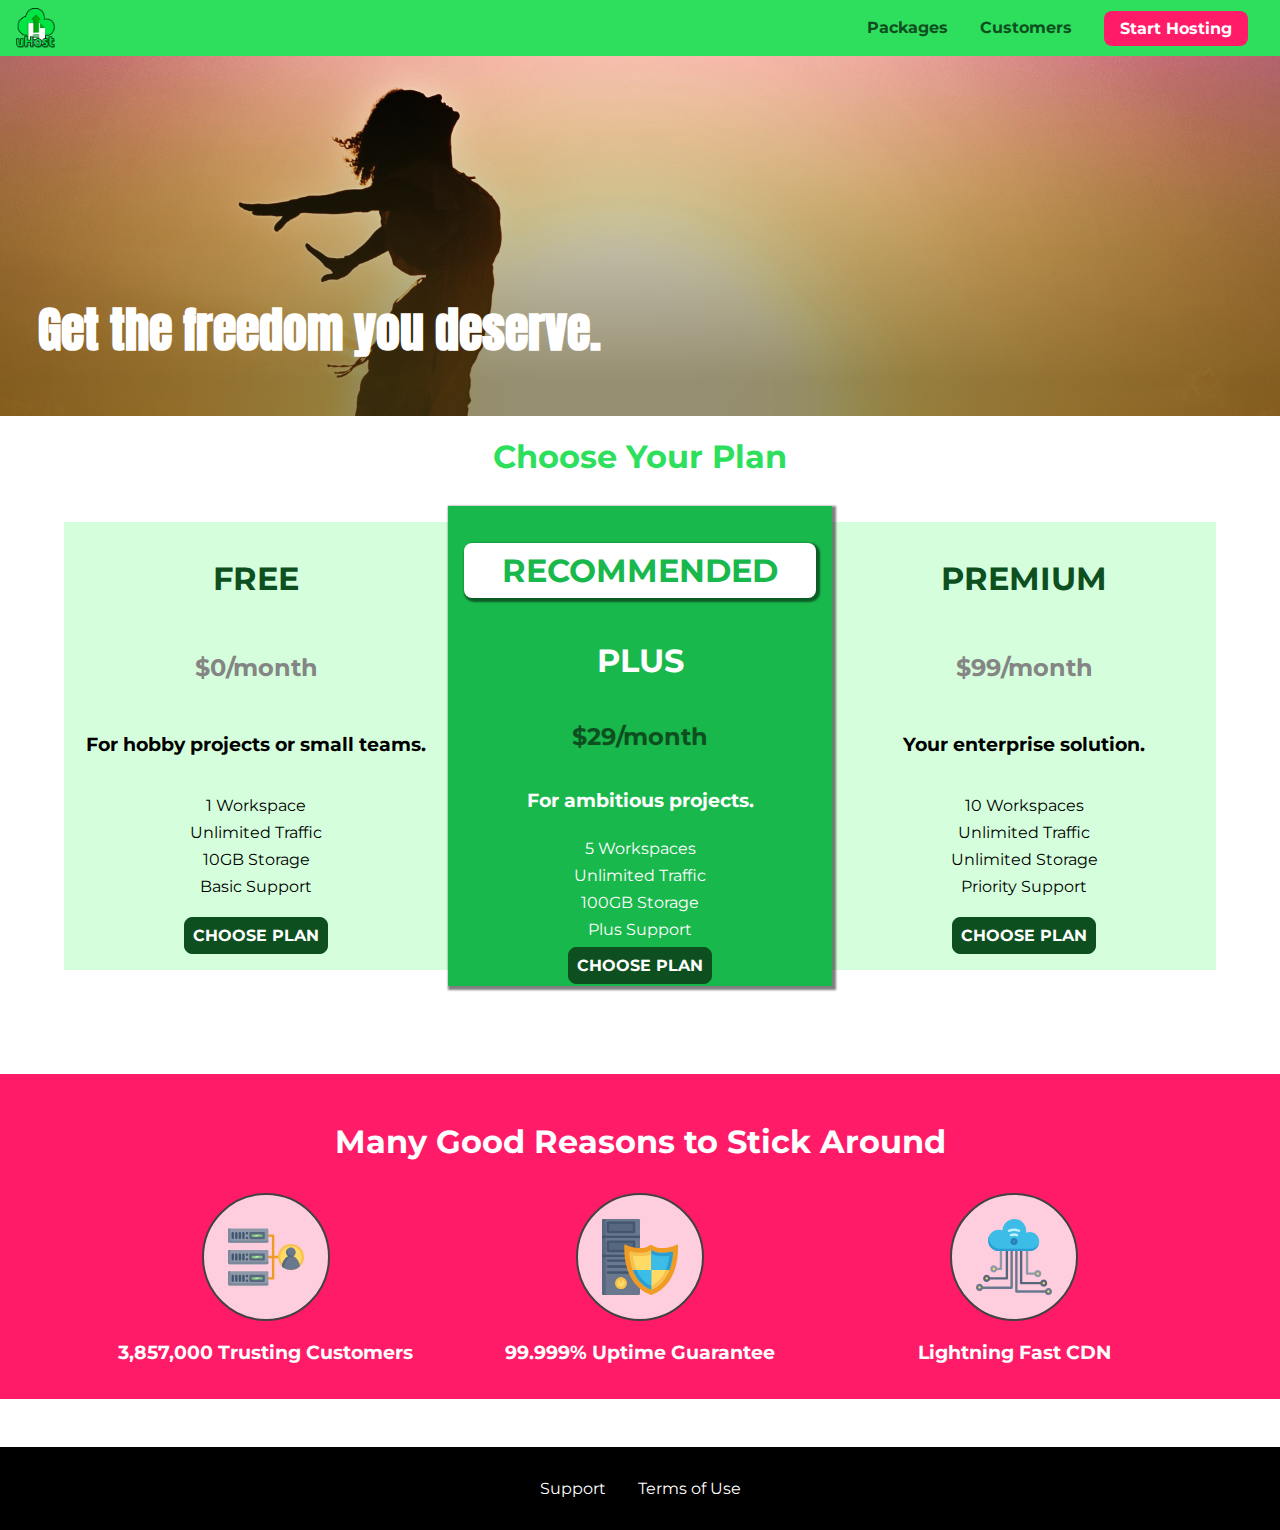
<file: index.html>
<!DOCTYPE html>
<html lang="en">
  <head>
    <meta charset="UTF-8" />
    <meta http-equiv="X-UA-Compatible" content="ie=edge" />
    <meta name="viewport" content="width=device-width, initial-scale=1.0" />
    <title>uHost</title>
    <link rel="shortcut icon" href="favicon.png" />
    <link rel="stylesheet" href="shared.css" />
    <link rel="stylesheet" href="main.css" />
  </head>

  <body>
    <div class="backdrop"></div>
    <div class="modal">
      <h1 class="modal__title">Do you want to continue?</h1>
      <div class="modal__actions">
        <a href="start-hosting/index.html" class="modal__action">Yes!</a>
        <button class="modal__action modal__action--negative" type="button">
          No!
        </button>
      </div>
    </div>
    <header class="main-header">
      <div>
        <button class="toggle-button">
          <span class="toggle-button__bar"></span>
          <span class="toggle-button__bar"></span>
          <span class="toggle-button__bar"></span>
        </button>
        <a href="index.html" class="main-header__brand">
          <img
            src="images/uhost-icon.png"
            alt="uHost - Your favorite hosting company"
          />
        </a>
      </div>
      <nav class="main-nav">
        <ul class="main-nav__items">
          <li class="main-nav__item">
            <a href="packages/index.html">Packages</a>
          </li>
          <li class="main-nav__item">
            <a href="customers/index.html">Customers</a>
          </li>
          <li class="main-nav__item main-nav__item--cta">
            <a href="start-hosting/index.html">Start Hosting</a>
          </li>
        </ul>
      </nav>
    </header>
    <nav class="mobile-nav">
      <ul class="mobile-nav__items">
        <li class="mobile-nav__item">
          <a href="packages/index.html">Packages</a>
        </li>
        <li class="mobile-nav__item">
          <a href="customers/index.html">Customers</a>
        </li>
        <li class="mobile-nav__item mobile-nav__item--cta">
          <a href="start-hosting/index.html">Start Hosting</a>
        </li>
      </ul>
    </nav>
    <main>
      <section id="product-overview">
        <h1>Get the freedom you deserve.</h1>
      </section>
      <section id="plans">
        <h1 class="section-title">Choose Your Plan</h1>
        <div class="plan__list">
          <article class="plan">
            <h1 class="plan__title">FREE</h1>
            <h2 class="plan__price">$0/month</h2>
            <h3>For hobby projects or small teams.</h3>
            <ul class="plan__features">
              <li class="plan__feature">1 Workspace</li>
              <li class="plan__feature">Unlimited Traffic</li>
              <li class="plan__feature">10GB Storage</li>
              <li class="plan__feature">Basic Support</li>
            </ul>
            <div>
              <button class="button">CHOOSE PLAN</button>
            </div>
          </article>
          <article class="plan plan--highlighted">
            <h1 class="plan__annotation">RECOMMENDED</h1>
            <h1 class="plan__title">PLUS</h1>
            <h2 class="plan__price">$29/month</h2>
            <h3>For ambitious projects.</h3>
            <ul class="plan__features">
              <li class="plan__feature">5 Workspaces</li>
              <li class="plan__feature">Unlimited Traffic</li>
              <li class="plan__feature">100GB Storage</li>
              <li class="plan__feature">Plus Support</li>
            </ul>
            <div>
              <button class="button">CHOOSE PLAN</button>
            </div>
          </article>
          <article class="plan">
            <h1 class="plan__title">PREMIUM</h1>
            <h2 class="plan__price">$99/month</h2>
            <h3>Your enterprise solution.</h3>
            <ul class="plan__features">
              <li class="plan__feature">10 Workspaces</li>
              <li class="plan__feature">Unlimited Traffic</li>
              <li class="plan__feature">Unlimited Storage</li>
              <li class="plan__feature">Priority Support</li>
            </ul>
            <div>
              <button class="button">CHOOSE PLAN</button>
            </div>
          </article>
        </div>
      </section>
      <section id="key-features">
        <h1 class="section-title">Many Good Reasons to Stick Around</h1>
        <ul class="key-feature__list">
          <li class="key-feature">
            <div class="key-feature__image">
              <svg viewBox="0 0 512 512">
                <path
                  style="fill: #f09b24"
                  d="M344,248h-32V112c0-4.418-3.582-8-8-8h-40c-4.418,0-8,3.582-8,8s3.582,8,8,8h32v128h-32  c-4.418,0-8,3.582-8,8s3.582,8,8,8h32v128h-32c-4.418,0-8,3.582-8,8s3.582,8,8,8h40c4.418,0,8-3.582,8-8V264h32c4.418,0,8-3.582,8-8  S348.418,248,344,248z"
                />
                <path
                  style="fill: #8e9aa9"
                  d="M264,64H8c-4.418,0-8,3.582-8,8v80c0,4.418,3.582,8,8,8h256c4.418,0,8-3.582,8-8V72  C272,67.582,268.418,64,264,64z"
                />
                <path
                  style="fill: #7c899b"
                  d="M24,144c-4.418,0-8-3.582-8-8V64H8c-4.418,0-8,3.582-8,8v80c0,4.418,3.582,8,8,8h256  c4.418,0,8-3.582,8-8v-8H24z"
                />
                <rect
                  x="152"
                  y="96"
                  style="fill: #b8e3a8"
                  width="88"
                  height="32"
                />
                <g>
                  <polygon
                    style="fill: #7ec97d"
                    points="152,96 152,128 166,128 198,96  "
                  />
                  <polygon
                    style="fill: #7ec97d"
                    points="220,96 188,128 240,128 240,96  "
                  />
                </g>
                <path
                  style="fill: #56677e"
                  d="M240,136h-88c-4.418,0-8-3.582-8-8V96c0-4.418,3.582-8,8-8h88c4.418,0,8,3.582,8,8v32  C248,132.418,244.418,136,240,136z M160,120h72v-16h-72V120z"
                />
                <g>
                  <path
                    style="fill: #435670"
                    d="M32,136c-4.418,0-8-3.582-8-8V96c0-4.418,3.582-8,8-8s8,3.582,8,8v32C40,132.418,36.418,136,32,136z   "
                  />
                  <path
                    style="fill: #435670"
                    d="M56,136c-4.418,0-8-3.582-8-8V96c0-4.418,3.582-8,8-8s8,3.582,8,8v32C64,132.418,60.418,136,56,136z   "
                  />
                  <path
                    style="fill: #435670"
                    d="M80,136c-4.418,0-8-3.582-8-8V96c0-4.418,3.582-8,8-8s8,3.582,8,8v32C88,132.418,84.418,136,80,136z   "
                  />
                  <path
                    style="fill: #435670"
                    d="M104,136c-4.418,0-8-3.582-8-8V96c0-4.418,3.582-8,8-8s8,3.582,8,8v32   C112,132.418,108.418,136,104,136z"
                  />
                  <path
                    style="fill: #435670"
                    d="M128,105c-4.418,0-8-3.582-8-8v-1c0-4.418,3.582-8,8-8s8,3.582,8,8v1   C136,101.418,132.418,105,128,105z"
                  />
                  <path
                    style="fill: #435670"
                    d="M128,136c-4.418,0-8-3.582-8-8v-1c0-4.418,3.582-8,8-8s8,3.582,8,8v1   C136,132.418,132.418,136,128,136z"
                  />
                </g>
                <path
                  style="fill: #8e9aa9"
                  d="M264,208H8c-4.418,0-8,3.582-8,8v80c0,4.418,3.582,8,8,8h256c4.418,0,8-3.582,8-8v-80  C272,211.582,268.418,208,264,208z"
                />
                <path
                  style="fill: #7c899b"
                  d="M24,288c-4.418,0-8-3.582-8-8v-72H8c-4.418,0-8,3.582-8,8v80c0,4.418,3.582,8,8,8h256  c4.418,0,8-3.582,8-8v-8H24z"
                />
                <rect
                  x="152"
                  y="240"
                  style="fill: #b8e3a8"
                  width="88"
                  height="32"
                />
                <g>
                  <polygon
                    style="fill: #7ec97d"
                    points="152,240 152,272 166,272 198,240  "
                  />
                  <polygon
                    style="fill: #7ec97d"
                    points="220,240 188,272 240,272 240,240  "
                  />
                </g>
                <path
                  style="fill: #56677e"
                  d="M240,280h-88c-4.418,0-8-3.582-8-8v-32c0-4.418,3.582-8,8-8h88c4.418,0,8,3.582,8,8v32  C248,276.418,244.418,280,240,280z M160,264h72v-16h-72V264z"
                />
                <g>
                  <path
                    style="fill: #435670"
                    d="M32,280c-4.418,0-8-3.582-8-8v-32c0-4.418,3.582-8,8-8s8,3.582,8,8v32C40,276.418,36.418,280,32,280   z"
                  />
                  <path
                    style="fill: #435670"
                    d="M56,280c-4.418,0-8-3.582-8-8v-32c0-4.418,3.582-8,8-8s8,3.582,8,8v32C64,276.418,60.418,280,56,280   z"
                  />
                  <path
                    style="fill: #435670"
                    d="M80,280c-4.418,0-8-3.582-8-8v-32c0-4.418,3.582-8,8-8s8,3.582,8,8v32C88,276.418,84.418,280,80,280   z"
                  />
                  <path
                    style="fill: #435670"
                    d="M104,280c-4.418,0-8-3.582-8-8v-32c0-4.418,3.582-8,8-8s8,3.582,8,8v32   C112,276.418,108.418,280,104,280z"
                  />
                  <path
                    style="fill: #435670"
                    d="M128,249c-4.418,0-8-3.582-8-8v-1c0-4.418,3.582-8,8-8s8,3.582,8,8v1   C136,245.418,132.418,249,128,249z"
                  />
                  <path
                    style="fill: #435670"
                    d="M128,280c-4.418,0-8-3.582-8-8v-1c0-4.418,3.582-8,8-8s8,3.582,8,8v1   C136,276.418,132.418,280,128,280z"
                  />
                </g>
                <path
                  style="fill: #8e9aa9"
                  d="M264,352H8c-4.418,0-8,3.582-8,8v80c0,4.418,3.582,8,8,8h256c4.418,0,8-3.582,8-8v-80  C272,355.582,268.418,352,264,352z"
                />
                <path
                  style="fill: #7c899b"
                  d="M24,432c-4.418,0-8-3.582-8-8v-72H8c-4.418,0-8,3.582-8,8v80c0,4.418,3.582,8,8,8h256  c4.418,0,8-3.582,8-8v-8H24z"
                />
                <rect
                  x="152"
                  y="384"
                  style="fill: #b8e3a8"
                  width="88"
                  height="32"
                />
                <g>
                  <polygon
                    style="fill: #7ec97d"
                    points="152,384 152,416 166,416 198,384  "
                  />
                  <polygon
                    style="fill: #7ec97d"
                    points="220,384 188,416 240,416 240,384  "
                  />
                </g>
                <path
                  style="fill: #56677e"
                  d="M240,424h-88c-4.418,0-8-3.582-8-8v-32c0-4.418,3.582-8,8-8h88c4.418,0,8,3.582,8,8v32  C248,420.418,244.418,424,240,424z M160,408h72v-16h-72V408z"
                />
                <g>
                  <path
                    style="fill: #435670"
                    d="M32,424c-4.418,0-8-3.582-8-8v-32c0-4.418,3.582-8,8-8s8,3.582,8,8v32C40,420.418,36.418,424,32,424   z"
                  />
                  <path
                    style="fill: #435670"
                    d="M56,424c-4.418,0-8-3.582-8-8v-32c0-4.418,3.582-8,8-8s8,3.582,8,8v32C64,420.418,60.418,424,56,424   z"
                  />
                  <path
                    style="fill: #435670"
                    d="M80,424c-4.418,0-8-3.582-8-8v-32c0-4.418,3.582-8,8-8s8,3.582,8,8v32C88,420.418,84.418,424,80,424   z"
                  />
                  <path
                    style="fill: #435670"
                    d="M104,424c-4.418,0-8-3.582-8-8v-32c0-4.418,3.582-8,8-8s8,3.582,8,8v32   C112,420.418,108.418,424,104,424z"
                  />
                  <path
                    style="fill: #435670"
                    d="M128,393c-4.418,0-8-3.582-8-8v-1c0-4.418,3.582-8,8-8s8,3.582,8,8v1   C136,389.418,132.418,393,128,393z"
                  />
                  <path
                    style="fill: #435670"
                    d="M128,424c-4.418,0-8-3.582-8-8v-1c0-4.418,3.582-8,8-8s8,3.582,8,8v1   C136,420.418,132.418,424,128,424z"
                  />
                </g>
                <path
                  style="fill: #f7c14d"
                  d="M424,168c-48.523,0-88,39.477-88,88s39.477,88,88,88s88-39.477,88-88S472.523,168,424,168z"
                />
                <path
                  style="fill: #ffdb66"
                  d="M424,184c-39.701,0-72,32.299-72,72s32.299,72,72,72s72-32.299,72-72S463.701,184,424,184z"
                />
                <path
                  style="fill: #69788d"
                  d="M484.893,314.16C476.393,274.588,451.922,248,424,248s-52.393,26.588-60.893,66.16  c-0.605,2.82,0.354,5.749,2.511,7.664C381.731,336.124,402.465,344,424,344s42.269-7.876,58.381-22.176  C484.539,319.909,485.498,316.98,484.893,314.16z"
                />
                <path
                  style="fill: #56677e"
                  d="M434.053,249.171C430.768,248.403,427.411,248,424,248c-27.922,0-52.393,26.588-60.893,66.16  c-0.605,2.82,0.354,5.749,2.511,7.664c3.383,3.002,6.979,5.703,10.734,8.125C384.904,286.243,407.373,255.378,434.053,249.171z"
                />
                <path
                  style="fill: #69788d"
                  d="M424,192c-17.645,0-32,14.355-32,32s14.355,32,32,32s32-14.355,32-32S441.645,192,424,192z"
                />
                <path
                  style="fill: #56677e"
                  d="M432,248c-17.645,0-32-14.355-32-32c0-6.783,2.128-13.076,5.742-18.258  C397.444,203.53,392,213.138,392,224c0,17.645,14.355,32,32,32c10.862,0,20.471-5.444,26.258-13.742  C445.076,245.872,438.783,248,432,248z"
                />
              </svg>
            </div>
            <p class="key-feature__description">3,857,000 Trusting Customers</p>
          </li>
          <li class="key-feature">
            <div class="key-feature__image">
              <svg viewBox="0 0 512 512">
                <path
                  style="fill: #69788d"
                  d="M248,0H8C3.582,0,0,3.582,0,8v496c0,4.418,3.582,8,8,8h240c4.418,0,8-3.582,8-8V8  C256,3.582,252.418,0,248,0z"
                />
                <path
                  style="fill: #56677e"
                  d="M24,504V8c0-4.418,3.582-8,8-8H8C3.582,0,0,3.582,0,8v496c0,4.418,3.582,8,8,8h24  C27.582,512,24,508.418,24,504z"
                />
                <g>
                  <rect
                    x="0"
                    y="112"
                    style="fill: #435670"
                    width="256"
                    height="16"
                  />
                  <rect
                    x="0"
                    y="240"
                    style="fill: #435670"
                    width="256"
                    height="16"
                  />
                </g>
                <path
                  style="fill: #f7c14d"
                  d="M128,392c-22.056,0-40,17.944-40,40s17.944,40,40,40s40-17.944,40-40S150.056,392,128,392z"
                />
                <path
                  style="fill: #ffdb66"
                  d="M128,408c-13.233,0-24,10.767-24,24s10.767,24,24,24s24-10.767,24-24S141.233,408,128,408z"
                />
                <path
                  style="fill: #f7c14d"
                  d="M128,392c-2.739,0-5.414,0.278-8,0.805V424c0,4.418,3.582,8,8,8c4.418,0,8-3.582,8-8v-31.195  C133.414,392.278,130.739,392,128,392z"
                />
                <g>
                  <path
                    style="fill: #435670"
                    d="M216,288H40c-4.418,0-8-3.582-8-8s3.582-8,8-8h176c4.418,0,8,3.582,8,8S220.418,288,216,288z"
                  />
                  <path
                    style="fill: #435670"
                    d="M216,328H40c-4.418,0-8-3.582-8-8s3.582-8,8-8h176c4.418,0,8,3.582,8,8S220.418,328,216,328z"
                  />
                  <path
                    style="fill: #435670"
                    d="M216,368H40c-4.418,0-8-3.582-8-8s3.582-8,8-8h176c4.418,0,8,3.582,8,8S220.418,368,216,368z"
                  />
                  <path
                    style="fill: #435670"
                    d="M216,16H40c-4.418,0-8,3.582-8,8v64c0,4.418,3.582,8,8,8h176c4.418,0,8-3.582,8-8V24   C224,19.582,220.418,16,216,16z"
                  />
                </g>
                <rect
                  x="48"
                  y="32"
                  style="fill: #56677e"
                  width="160"
                  height="48"
                />
                <path
                  style="fill: #435670"
                  d="M216,144H40c-4.418,0-8,3.582-8,8v64c0,4.418,3.582,8,8,8h176c4.418,0,8-3.582,8-8v-64  C224,147.582,220.418,144,216,144z"
                />
                <rect
                  x="48"
                  y="160"
                  style="fill: #56677e"
                  width="160"
                  height="48"
                />
                <path
                  style="fill: #f09b24"
                  d="M511.747,180.237c-0.194-6.537-8.107-10.107-13.135-5.894c-5.6,4.693-42.904,21.282-98.514,21.282  c-33.45,0-64.625-20.999-64.929-21.206c-2.9-1.991-6.764-1.85-9.512,0.346c-2.677,2.135-27.201,20.86-63.793,20.86  c-55.607,0-92.914-16.589-98.515-21.282c-5.028-4.211-12.941-0.645-13.135,5.894c-1.634,54.834,4.655,105.941,18.693,151.903  c12.096,39.604,29.759,74.047,52.497,102.373c27.538,34.304,62.743,59.882,104.66,76.045c3.069,1.918,6.757,1.921,9.83,0  c41.917-16.163,77.122-41.741,104.66-76.045c22.738-28.326,40.401-62.77,52.497-102.373  C507.092,286.179,513.381,235.071,511.747,180.237z"
                />
                <path
                  style="fill: #f7c14d"
                  d="M476.21,221.226c-1.953-1.631-4.568-2.235-7.036-1.628c-21.686,5.327-44.926,8.028-69.075,8.028  c-25.926,0-49.633-8.975-64.955-16.504c-2.307-1.134-5.016-1.091-7.284,0.116c-14.059,7.477-36.919,16.388-65.994,16.388  c-24.153,0-47.394-2.701-69.075-8.028c-5.155-1.268-10.221,2.966-9.894,8.261c2.077,33.693,7.668,65.635,16.616,94.935  c22.774,74.565,66.139,126.334,128.888,153.868c2.032,0.891,4.397,0.891,6.43,0c61.777-27.107,104.716-78.876,127.62-153.868  c8.948-29.3,14.539-61.241,16.616-94.935C479.224,225.319,478.163,222.856,476.21,221.226z"
                />
                <path
                  style="fill: #ffdb66"
                  d="M331.609,451.727c-52.604-25.289-89.304-70.987-109.144-135.944  c-6.532-21.39-11.162-44.336-13.82-68.447c17.133,2.852,34.952,4.291,53.22,4.291c29.394,0,53.376-7.793,69.978-15.561  c17.44,7.736,41.656,15.561,68.256,15.561c18.267,0,36.085-1.439,53.219-4.291c-2.659,24.112-7.288,47.06-13.82,68.448  C419.545,381.108,383.27,426.805,331.609,451.727z"
                />
                <g>
                  <path
                    style="fill: #2c9dd4"
                    d="M479.066,227.858c0.157-2.539-0.903-5.002-2.856-6.633s-4.568-2.235-7.036-1.628   c-21.686,5.327-44.926,8.028-69.075,8.028c-25.926,0-49.633-8.975-64.955-16.504c-1.057-0.52-2.2-0.78-3.345-0.806l-0.072,133.351   h123.601c2.556-6.746,4.933-13.702,7.123-20.874C471.398,293.493,476.989,261.552,479.066,227.858z"
                  />
                  <path
                    style="fill: #2c9dd4"
                    d="M206.658,343.667c24.153,63.42,65.028,108.108,121.743,132.995c1.031,0.452,2.147,0.673,3.263,0.666   l0.063-133.661H206.658z"
                  />
                </g>
                <g>
                  <path
                    style="fill: #3cbde8"
                    d="M439.497,315.783c6.532-21.389,11.161-44.336,13.82-68.448c-17.134,2.852-34.952,4.291-53.219,4.291   c-26.6,0-50.815-7.824-68.256-15.561l-0.116,107.601h97.758C433.179,334.807,436.524,325.518,439.497,315.783z"
                  />
                  <path
                    style="fill: #3cbde8"
                    d="M232.523,343.667c21.144,50.298,54.363,86.56,99.087,108.06l0.117-108.06H232.523z"
                  />
                </g>
              </svg>
            </div>
            <p class="key-feature__description">99.999% Uptime Guarantee</p>
          </li>
          <li class="key-feature">
            <div class="key-feature__image">
              <svg viewBox="0 0 512 512">
                <path
                  style="fill: #8e9aa9"
                  d="M168,200c-4.418,0-8,3.582-8,8v120h-17.376c-3.302-9.311-12.194-16-22.624-16  c-13.234,0-24,10.767-24,24s10.766,24,24,24c10.429,0,19.321-6.689,22.624-16H168c4.418,0,8-3.582,8-8V208  C176,203.582,172.418,200,168,200z"
                />
                <path
                  style="fill: #ffdb66"
                  d="M120,328c-4.411,0-8,3.589-8,8s3.589,8,8,8s8-3.589,8-8S124.411,328,120,328z"
                />
                <path
                  style="fill: #56677e"
                  d="M208,200c-4.418,0-8,3.582-8,8v184H94.624C91.322,382.689,82.43,376,72,376  c-13.234,0-24,10.767-24,24s10.766,24,24,24c10.429,0,19.321-6.689,22.624-16H208c4.418,0,8-3.582,8-8V208  C216,203.582,212.418,200,208,200z"
                />
                <path
                  style="fill: #ffdb66"
                  d="M72,392c-4.411,0-8,3.589-8,8s3.589,8,8,8s8-3.589,8-8S76.411,392,72,392z"
                />
                <path
                  style="fill: #69788d"
                  d="M240,208c-4.418,0-8,3.582-8,8v239H47.24c-2.671-10.34-12.078-18-23.24-18c-13.234,0-24,10.767-24,24  s10.766,24,24,24c9.666,0,18.009-5.747,21.809-14H240c4.418,0,8-3.582,8-8V216C248,211.582,244.418,208,240,208z"
                />
                <path
                  style="fill: #ffdb66"
                  d="M24,453c-4.411,0-8,3.589-8,8s3.589,8,8,8s8-3.589,8-8S28.411,453,24,453z"
                />
                <path
                  style="fill: #69788d"
                  d="M488,464c-10.429,0-19.321,6.689-22.624,16H280V208c0-4.418-3.582-8-8-8s-8,3.582-8,8v280  c0,4.418,3.582,8,8,8h193.376c3.302,9.311,12.194,16,22.624,16c13.234,0,24-10.767,24-24S501.234,464,488,464z"
                />
                <path
                  style="fill: #ffdb66"
                  d="M488,480c-4.411,0-8,3.589-8,8s3.589,8,8,8s8-3.589,8-8S492.411,480,488,480z"
                />
                <path
                  style="fill: #56677e"
                  d="M456,408c-10.429,0-19.321,6.689-22.624,16H312V208c0-4.418-3.582-8-8-8s-8,3.582-8,8v224  c0,4.418,3.582,8,8,8h129.376c3.302,9.311,12.194,16,22.624,16c13.234,0,24-10.767,24-24S469.234,408,456,408z"
                />
                <path
                  style="fill: #ffdb66"
                  d="M456,424c-4.411,0-8,3.589-8,8s3.589,8,8,8s8-3.589,8-8S460.411,424,456,424z"
                />
                <path
                  style="fill: #8e9aa9"
                  d="M416,344c-10.429,0-19.321,6.689-22.624,16H352V208c0-4.418-3.582-8-8-8s-8,3.582-8,8v160  c0,4.418,3.582,8,8,8h49.376c3.302,9.311,12.194,16,22.624,16c13.234,0,24-10.767,24-24S429.234,344,416,344z"
                />
                <path
                  style="fill: #ffdb66"
                  d="M416,360c-4.411,0-8,3.589-8,8s3.589,8,8,8s8-3.589,8-8S420.411,360,416,360z"
                />
                <path
                  style="fill: #3cbde8"
                  d="M362,88c-8.741,0-17.231,1.751-25.06,5.085C337.646,88.797,338,84.43,338,80  c0-44.112-35.888-80-80-80c-42.823,0-77.895,33.816-79.909,76.149C170.393,73.415,162.244,72,154,72c-39.701,0-72,32.299-72,72  s32.299,72,72,72h208c35.29,0,64-28.71,64-64S397.29,88,362,88z"
                />
                <path
                  style="fill: #2c9dd4"
                  d="M368,200H160c-39.701,0-72-32.299-72-72c0-5.863,0.721-11.559,2.05-17.019  C84.918,120.88,82,132.102,82,144c0,39.701,32.299,72,72,72h208c30.389,0,55.88-21.296,62.379-49.743  C413.565,186.327,392.352,200,368,200z"
                />
                <path
                  style="fill: #2a7db5"
                  d="M256,128c-13.234,0-24,10.767-24,24s10.766,24,24,24c13.233,0,24-10.767,24-24S269.233,128,256,128z"
                />
                <path
                  style="fill: #2c9dd4"
                  d="M256,144c-4.411,0-8,3.589-8,8s3.589,8,8,8c4.411,0,8-3.589,8-8S260.411,144,256,144z"
                />
                <g>
                  <path
                    style="fill: #c5f1fa"
                    d="M221.755,87.695c-2.994,0-5.864-1.688-7.233-4.572c-1.894-3.991-0.194-8.763,3.798-10.657   C230.157,66.849,242.834,64,256,64c13.166,0,25.844,2.849,37.68,8.466c3.992,1.895,5.692,6.666,3.798,10.657   s-6.666,5.692-10.657,3.798C277.144,82.328,266.774,80,256,80c-10.774,0-21.144,2.328-30.821,6.921   C224.072,87.446,222.904,87.695,221.755,87.695z"
                  />
                  <path
                    style="fill: #c5f1fa"
                    d="M276.545,116.618c-1.148,0-2.316-0.249-3.424-0.774C267.745,113.293,261.985,112,256,112   c-5.985,0-11.745,1.293-17.121,3.844c-3.991,1.895-8.763,0.192-10.657-3.798c-1.894-3.992-0.193-8.764,3.798-10.657   C239.557,97.813,247.625,96,256,96c8.376,0,16.444,1.813,23.98,5.389c3.991,1.894,5.692,6.665,3.798,10.657   C282.41,114.93,279.539,116.618,276.545,116.618z"
                  />
                </g>
              </svg>
            </div>
            <p class="key-feature__description">Lightning Fast CDN</p>
          </li>
        </ul>
      </section>
    </main>
    <footer class="main-footer">
      <nav>
        <ul class="main-footer__links">
          <li class="main-footer__link">
            <a href="#">Support</a>
          </li>
          <li class="main-footer__link">
            <a href="#">Terms of Use</a>
          </li>
        </ul>
      </nav>
    </footer>
    <script src="shared.js"></script>
  </body>
</html>
</file>
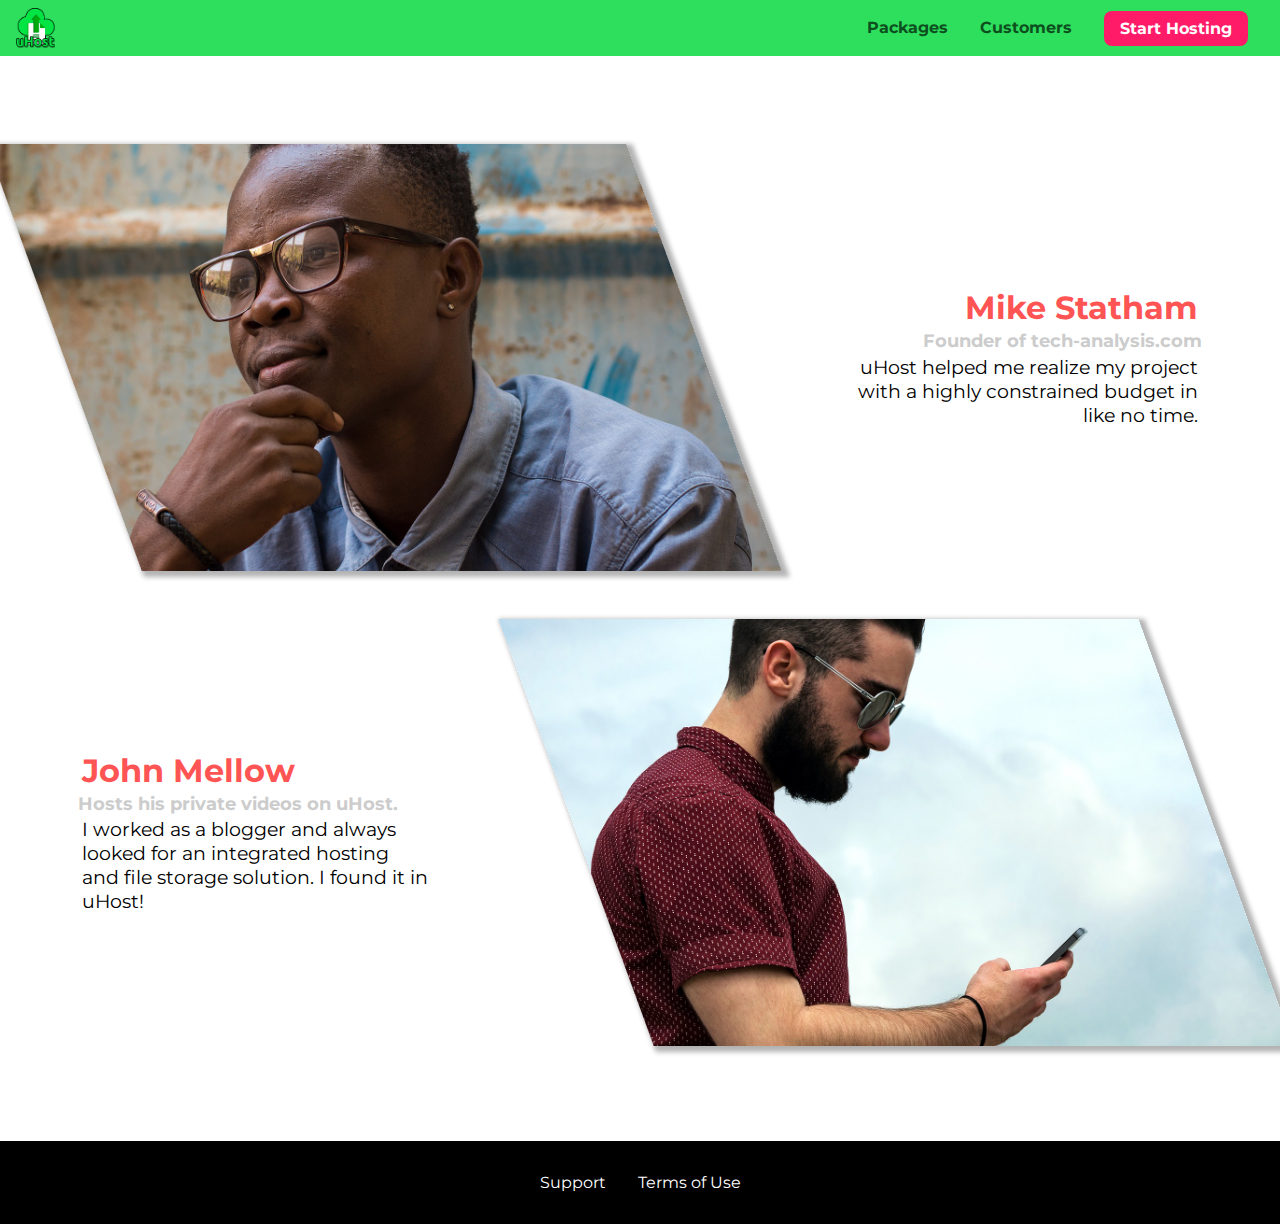
<file: customers/index.html>
<!DOCTYPE html>
<html lang="en">
  <head>
    <meta charset="UTF-8" />
    <meta name="viewport" content="width=device-width, initial-scale=1.0" />
    <meta http-equiv="X-UA-Compatible" content="ie=edge" />
    <title>uHost Customers</title>
    <link rel="shortcut icon" href="../favicon.png" />
    <link rel="stylesheet" href="../shared.css" />
    <link rel="stylesheet" href="customers.css" />
  </head>

  <body>
    <div class="backdrop"></div>
    <header class="main-header">
      <div>
        <button class="toggle-button">
          <span class="toggle-button__bar"></span>
          <span class="toggle-button__bar"></span>
          <span class="toggle-button__bar"></span>
        </button>
        <a href="../index.html" class="main-header__brand">
          <img
            src="../images/uhost-icon.png"
            alt="uHost - Your favorite hosting company"
          />
        </a>
      </div>
      <nav class="main-nav">
        <ul class="main-nav__items">
          <li class="main-nav__item">
            <a href="../packages/index.html">Packages</a>
          </li>
          <li class="main-nav__item">
            <a href="index.html">Customers</a>
          </li>
          <li class="main-nav__item main-nav__item--cta">
            <a href="../start-hosting/index.html">Start Hosting</a>
          </li>
        </ul>
      </nav>
    </header>
    <nav class="mobile-nav">
      <ul class="mobile-nav__items">
        <li class="mobile-nav__item">
          <a href="../packages/index.html">Packages</a>
        </li>
        <li class="mobile-nav__item">
          <a href="index.html">Customers</a>
        </li>
        <li class="mobile-nav__item mobile-nav__item--cta">
          <a href="../start-hosting/index.html">Start Hosting</a>
        </li>
      </ul>
    </nav>
    <main>
      <div>
        <div class="testimonial" id="customer-1">
          <div class="testimonial__image-container">
            <img
              src="../images/customer-1.jpg"
              alt="Mike Statham - Customer"
              class="testimonial__image"
            />
          </div>
          <div class="testimonial__info">
            <h1 class="testimonial__name">Mike Statham</h1>
            <h2 class="testimonial__subtitle">
              Founder of
              <a href="tech-analysis.com">tech-analysis.com</a>
            </h2>
            <p class="testimonial__text">
              uHost helped me realize my project with a highly constrained
              budget in like no time.
            </p>
          </div>
        </div>
        <div class="testimonial" id="customer-2">
          <div class="testimonial__info">
            <h1 class="testimonial__name">John Mellow</h1>
            <h2 class="testimonial__subtitle">
              Hosts his private videos on uHost.
            </h2>
            <p class="testimonial__text">
              I worked as a blogger and always looked for an integrated hosting
              and file storage solution. I found it in uHost!
            </p>
          </div>
          <div class="testimonial__image-container">
            <img
              src="../images/customer-2.jpg"
              alt="John Mellow - Customer"
              class="testimonial__image"
            />
          </div>
        </div>
      </div>
    </main>
    <footer class="main-footer">
      <nav>
        <ul class="main-footer__links">
          <li class="main-footer__link">
            <a href="#">Support</a>
          </li>
          <li class="main-footer__link">
            <a href="#">Terms of Use</a>
          </li>
        </ul>
      </nav>
    </footer>
    <script src="../shared.js"></script>
  </body>
</html>
</file>
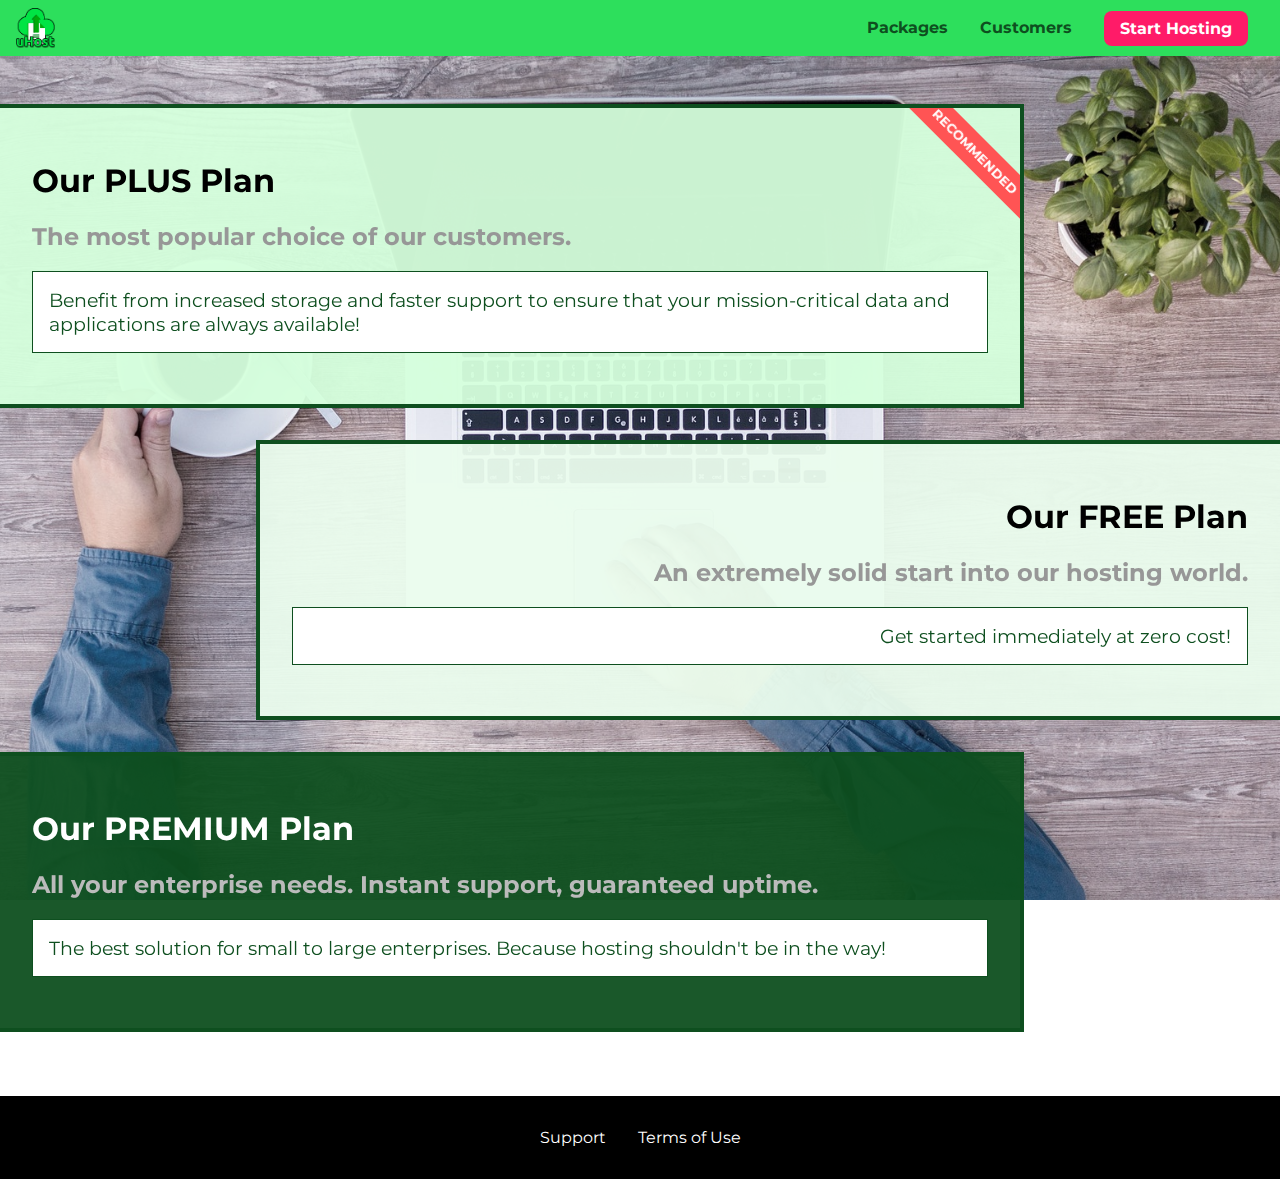
<file: packages/index.html>
<!DOCTYPE html>
<html lang="en">
  <head>
    <meta charset="UTF-8" />
    <meta http-equiv="X-UA-Compatible" content="ie=edge" />
    <meta name="viewport" content="width=device-width, initial-scale=1.0" />
    <title>uHost</title>
    <link rel="shortcut icon" href="../favicon.png" />
    <link rel="stylesheet" href="../shared.css" />
    <link rel="stylesheet" href="packages.css" />
  </head>

  <body>
    <div class="backdrop"></div>
    <div class="background"></div>
    <header class="main-header">
      <div>
        <button class="toggle-button">
          <span class="toggle-button__bar"></span>
          <span class="toggle-button__bar"></span>
          <span class="toggle-button__bar"></span>
        </button>
        <a href="../index.html" class="main-header__brand">
          <img
            src="../images/uhost-icon.png"
            alt="uHost - Your favorite hosting company"
          />
        </a>
      </div>
      <nav class="main-nav">
        <ul class="main-nav__items">
          <li class="main-nav__item">
            <a href="index.html">Packages</a>
          </li>
          <li class="main-nav__item">
            <a href="../customers/index.html">Customers</a>
          </li>
          <li class="main-nav__item main-nav__item--cta">
            <a href="../start-hosting/index.html">Start Hosting</a>
          </li>
        </ul>
      </nav>
    </header>
    <nav class="mobile-nav">
      <ul class="mobile-nav__items">
        <li class="mobile-nav__item">
          <a href="index.html">Packages</a>
        </li>
        <li class="mobile-nav__item">
          <a href="../customers/index.html">Customers</a>
        </li>
        <li class="mobile-nav__item mobile-nav__item--cta">
          <a href="../start-hosting/index.html">Start Hosting</a>
        </li>
      </ul>
    </nav>
    <main>
      <section class="package" id="plus">
        <a href="#">
          <h1 class="package__title">Our PLUS Plan</h1>
          <h2 class="package__badge">RECOMMENDED</h2>
          <h2 class="package__subtitle">
            The most popular choice of our customers.
          </h2>
          <p class="package__info">
            Benefit from increased storage and faster support to ensure that
            your mission-critical data and applications are always available!
          </p>
        </a>
      </section>
      <section class="package" id="free">
        <a href="#">
          <h1 class="package__title">Our FREE Plan</h1>
          <h2 class="package__subtitle">
            An extremely solid start into our hosting world.
          </h2>
          <p class="package__info">Get started immediately at zero cost!</p>
        </a>
      </section>
      <div class="clearfix"></div>
      <section class="package" id="premium">
        <a href="#">
          <h1 class="package__title">Our PREMIUM Plan</h1>
          <h2 class="package__subtitle">
            All your enterprise needs. Instant support, guaranteed uptime.
          </h2>
          <p class="package__info">
            The best solution for small to large enterprises. Because hosting
            shouldn't be in the way!
          </p>
        </a>
      </section>
    </main>
    <footer class="main-footer">
      <nav>
        <ul class="main-footer__links">
          <li class="main-footer__link">
            <a href="#">Support</a>
          </li>
          <li class="main-footer__link">
            <a href="#">Terms of Use</a>
          </li>
        </ul>
      </nav>
    </footer>
    <script src="../shared.js"></script>
  </body>
</html>
</file>
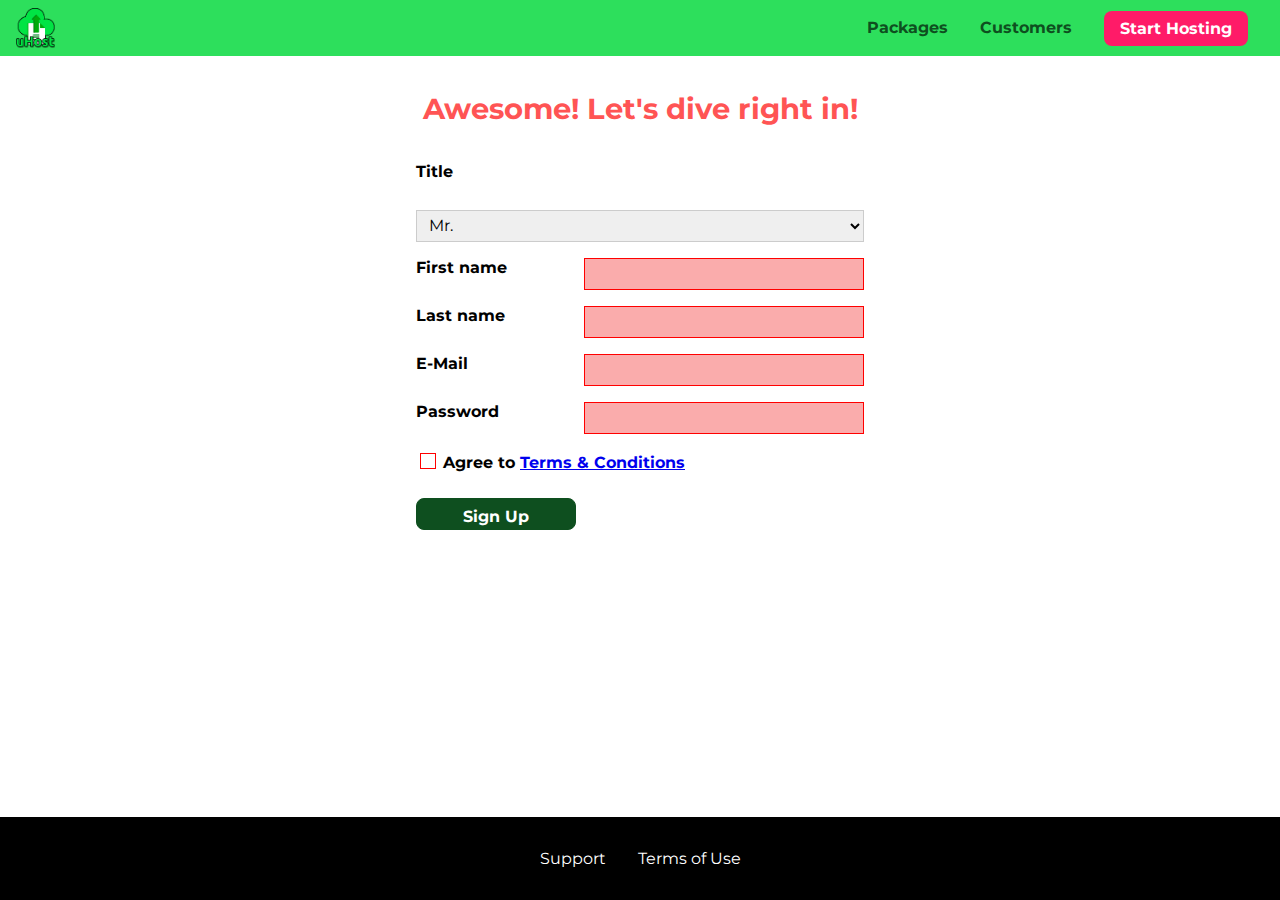
<file: start-hosting/index.html>
<!DOCTYPE html>
<html lang="en">
  <head>
    <meta charset="UTF-8" />
    <meta name="viewport" content="width=device-width, initial-scale=1.0" />
    <meta http-equiv="X-UA-Compatible" content="ie=edge" />
    <title>uHost Signup</title>
    <link rel="shortcut icon" href="../favicon.png" />
    <link rel="stylesheet" href="../shared.css" />
    <link rel="stylesheet" href="start-hosting.css" />
  </head>

  <body>
    <div class="backdrop"></div>
    <header class="main-header">
      <div>
        <button class="toggle-button">
          <span class="toggle-button__bar"></span>
          <span class="toggle-button__bar"></span>
          <span class="toggle-button__bar"></span>
        </button>
        <a href="../index.html" class="main-header__brand">
          <img
            src="../images/uhost-icon.png"
            alt="uHost - Your favorite hosting company"
          />
        </a>
      </div>
      <nav class="main-nav">
        <ul class="main-nav__items">
          <li class="main-nav__item">
            <a href="../packages/index.html">Packages</a>
          </li>
          <li class="main-nav__item">
            <a href="../customers/index.html">Customers</a>
          </li>
          <li class="main-nav__item main-nav__item--cta">
            <a href="index.html">Start Hosting</a>
          </li>
        </ul>
      </nav>
    </header>
    <nav class="mobile-nav">
      <ul class="mobile-nav__items">
        <li class="mobile-nav__item">
          <a href="../packages/index.html">Packages</a>
        </li>
        <li class="mobile-nav__item">
          <a href="../customers/index.html">Customers</a>
        </li>
        <li class="mobile-nav__item mobile-nav__item--cta">
          <a href="index.html">Start Hosting</a>
        </li>
      </ul>
    </nav>
    <main class="signup-page">
      <h1 class="signup-title">Awesome! Let's dive right in!</h1>
      <form action="index.html" class="signup-form">
        <label for="title">Title</label>
        <select id="title">
          <option value="mr">Mr.</option>
          <option value="ms">Ms.</option>
        </select>
        <label for="first-name">First name</label>
        <input type="text" id="first-name" required />
        <label for="last-name">Last name</label>
        <input type="text" id="last-name" required />
        <label for="email">E-Mail</label>
        <input type="email" id="email" required />
        <label for="password">Password</label>
        <input type="password" id="password" required />
        <div class="signup-form__checkbox">
          <input type="checkbox" id="agree-terms" required />
          <label for="agree-terms"
            >Agree to
            <a href="#">Terms &amp; Conditions</a>
          </label>
        </div>
        <button type="submit" class="button">Sign Up</button>
      </form>
    </main>
    <footer class="main-footer">
      <nav>
        <ul class="main-footer__links">
          <li class="main-footer__link">
            <a href="#">Support</a>
          </li>
          <li class="main-footer__link">
            <a href="#">Terms of Use</a>
          </li>
        </ul>
      </nav>
    </footer>
    <script src="../shared.js"></script>
  </body>
</html>
</file>
<file: shared.css>
@import url("https://fonts.googleapis.com/css?family=Roboto:100,400,900");
@import url("https://fonts.googleapis.com/css?family=Anton");
@import url("https://fonts.googleapis.com/css?family=Montserrat:400,700");

* {
  box-sizing: border-box;
}

html {
  height: 100%;
}

body {
  font-family: "Montserrat", sans-serif;
  margin: 0;
  display: grid;
  grid-template-rows: 3.5rem auto fit-content(8rem);
  grid-template-areas:
    "header"
    "main"
    "footer";
  /* padding-top: 3.5rem; */
  height: 100%;
}

main {
  /* grid-row: 2 / 3; */
  grid-area: main;
}

.backdrop {
  position: fixed;
  display: none;
  top: 0;
  left: 0;
  z-index: 100;
  width: 100vw;
  height: 100vh;
  background: rgba(0, 0, 0, 0.5);
}

.main-header {
  width: 100%;
  position: fixed;
  top: 0;
  left: 0;
  background: #2ddf5c;
  padding: 0.5rem 1rem;
  z-index: 60;
  display: flex;
  align-items: center;
  justify-content: space-between;
}

.toggle-button {
  width: 3rem;
  background: transparent;
  border: none;
  cursor: pointer;
  padding-top: 0;
  padding-bottom: 0;
  vertical-align: middle;
}

.toggle-button:focus {
  outline: none;
}

.toggle-button__bar {
  width: 100%;
  height: 0.2rem;
  background: black;
  display: block;
  margin: 0.6rem 0;
}

.main-header__brand {
  color: #0e4f1f;
  text-decoration: none;
  font-weight: bold;
  /* width: 20px; */
}

.main-header__brand img {
  height: 2.5rem;
  vertical-align: middle;
  /* width: 100%; */
}

.main-nav {
  display: none;
}

.main-nav__items {
  margin: 0;
  padding: 0;
  list-style: none;
  display: flex;
}

.main-nav__item {
  margin: 0 1rem;
}

.main-nav__item a,
.mobile-nav__item a {
  text-decoration: none;
  color: #0e4f1f;
  font-weight: bold;
  padding: 0.2rem 0;
}

.main-nav__item a:hover,
.main-nav__item a:active {
  color: white;
  border-bottom: 5px solid white;
}

.main-nav__item--cta a,
.mobile-nav__item--cta a {
  color: white;
  background: #ff1b68;
  padding: 0.5rem 1rem;
  border-radius: 8px;
}

.main-nav__item--cta a:hover,
.main-nav__item--cta a:active,
.mobile-nav__item--cta a:hover,
.mobile-nav__item--cta a:active {
  color: #ff1b68;
  background: white;
  border: none;
}

@media (min-width: 40rem) {
  .toggle-button {
    display: none;
  }

  .main-nav {
    display: flex;
  }
}

.main-footer {
  background: black;
  padding: 2rem;
  margin-top: 3rem;
  /* grid-row: 3 / 4; */
  grid-area: footer;
}

.main-footer__links {
  list-style: none;
  margin: 0;
  padding: 0;
  display: flex;
  flex-direction: column;
  align-items: center;
}

.main-footer__link {
  margin: 0.5rem 0;
}

.main-footer__link a {
  color: white;
  text-decoration: none;
}

.main-footer__link a:hover,
.main-footer__link a:active {
  color: #ccc;
}

.mobile-nav {
  display: none;
  position: fixed;
  z-index: 101;
  top: 0;
  left: 0;
  background: white;
  width: 80%;
  height: 100vh;
}

.mobile-nav__items {
  width: 90%;
  height: 100%;
  list-style: none;
  margin: 0 auto;
  padding: 0;
  display: flex;
  flex-direction: column;
  justify-content: center;
  align-items: center;
}

.mobile-nav__item {
  margin: 1rem 0;
}

.mobile-nav__item a {
  font-size: 1.5rem;
}

.button {
  background: #0e4f1f;
  color: white;
  font: inherit;
  border: 1.5px solid #0e4f1f;
  padding: 0.5rem;
  border-radius: 8px;
  font-weight: bold;
  cursor: pointer;
}

.button:hover,
.button:active {
  background: white;
  color: #0e4f1f;
}

.button:focus {
  outline: none;
}

.button[disabled] {
  cursor: not-allowed;
  border: #a1a1a1;
  background: #ccc;
  color: #a1a1a1;
}

.open {
  display: block !important;
}

@media (min-width: 40rem) {
  .main-footer__link {
    margin: 0 1rem;
  }

  .main-footer__links {
    flex-direction: row;
    justify-content: center;
  }
}
</file>
<file: main.css>
#product-overview {
  background: linear-gradient(to top, rgba(80, 68, 18, 0.6) 10%, transparent),
    url("images/freedom.jpg") center/cover no-repeat border-box, #ff1b68;
  /* background-image: url("freedom.jpg");
    background-size: cover;
    background-position: left 10% bottom 20%; */
  /* background-repeat: no-repeat;
    background-origin: border-box;
    background-clip: border-box; */
  /* background-image: linear-gradient(180deg, red 70%, blue 60%, rgba(0,0,0,0.5)); */
  /* background-image: radial-gradient(ellipse farthest-corner at 20% 50%, red, blue 70%, green); */
  width: 100vw;
  height: 33vh;
  /* border: 5px dashed red; */
  position: relative;
}

#product-overview h1 {
  color: white;
  font-family: "Anton", sans-serif;
  position: absolute;
  bottom: 5%;
  left: 3%;
  font-size: 1.6rem;
}

@media (min-width: 40rem) and (min-height: 40rem) {
  #product-overview {
    height: 40vh;
    background-position: 50% 25%;
  }

  #product-overview h1 {
    font-size: 3rem;
  }
}

.section-title {
  color: #2ddf5c;
  text-align: center;
}

.plan {
  background: #d5ffdc;
  text-align: center;
  padding: 1rem;
  margin: 0.5rem 0;
  width: 100%;
}

.plan--highlighted {
  background: #19b84c;
  color: white;
}

.plan__annotation {
  background: white;
  color: #19b84c;
  padding: 0.5rem;
  box-shadow: 2px 2px 2px 2px rgba(0, 0, 0, 0.5);
  border-radius: 8px;
}

.plan__title {
  color: #0e4f1f;
}

.plan__price {
  color: #858585;
}

.plan--highlighted .plan__title {
  color: white;
}

.plan--highlighted .plan__price {
  color: #0e4f1f;
}

.plan__features {
  list-style: none;
  margin: 0;
  padding: 0;
}

.plan__feature {
  margin: 0.5rem 0;
}

@media (min-width: 40rem) {
  .plan__list {
    width: 100%;
    display: flex;
    justify-content: center;
    align-items: center;
  }

  .plan {
    width: 30%;
    min-width: 13rem;
    max-width: 25rem;
    display: flex;
    flex-direction: column;
    justify-content: space-between;
    height: 28rem;
  }

  .plan--highlighted {
    box-shadow: 2px 2px 2px 2px rgba(0, 0, 0, 0.5);
    height: 30rem;
    z-index: 50;
  }
}

#key-features {
  background: #ff1b68;
  margin-top: 5rem;
  padding: 1rem;
}

#key-features .section-title {
  color: white;
  margin: 2rem;
}

.key-feature__list {
  list-style: none;
  margin: 0;
  padding: 0;
  text-align: center;
}

.key-feature__image {
  background: #ffcede;
  width: 128px;
  height: 128px;
  border: 2px solid #424242;
  border-radius: 50%;
  margin: auto;
  padding: 1.5rem;
}

.key-feature__description {
  text-align: center;
  font-weight: bold;
  color: white;
  font-size: 1.2rem;
}

@media (min-width: 40rem) {
  .key-feature {
    width: 30%;
    max-width: 25rem;
  }

  .key-feature__list {
    display: flex;
    justify-content: center;
  }
}

/* h1 {
    font-family: sans-serif;
} */

.modal {
  position: fixed;
  display: none;
  z-index: 200;
  top: 20%;
  left: 30%;
  width: 40%;
  background: white;
  padding: 1rem;
  border: 1px solid #ccc;
  box-shadow: 1px 1px 1px rgba(0, 0, 0, 0.5);
}

.modal__title {
  text-align: center;
  margin: 0 0 1rem 0;
}

.modal__actions {
  text-align: center;
}

.modal__action {
  border: 1px solid #0e4f1f;
  background: #0e4f1f;
  text-decoration: none;
  color: white;
  font: inherit;
  padding: 0.5rem 1rem;
  cursor: pointer;
}

.modal__action:hover,
.modal__action:active {
  background: #2ddf5c;
  border-color: #2ddf5c;
}

.modal__action--negative {
  background: red;
  border-color: red;
}

.modal__action--negative:hover,
.modal__action--negative:active {
  background: #ff5454;
  border-color: #ff5454;
}
</file>
<file: customers/customers.css>
main {
  padding-top: 2.5rem;
}

.testimonial {
  font-size: 1.2rem;
}

/*.testimonial__list {
    width: 80%;
    margin: auto;
  }*/

.testimonial__image-container {
  width: 100%;
  max-width: 40rem;
  box-shadow: 3px 3px 5px 3px rgba(0, 0, 0, 0.3);
  transform: skew(20deg);
  overflow: hidden;
}

.testimonial__image {
  width: 100%;
  vertical-align: top;
  transform: skew(-20deg) scale(1.4);
}

.testimonial__info {
  text-align: right;
  padding: 0.9rem;
}

#customer-2.testimonial {
  text-align: right;
}

#customer-2 .testimonial__info {
  text-align: left;
}

.testimonial__name {
  margin: 0.2rem;
  color: #ff5454;
  font-size: 2rem;
}

.testimonial__subtitle {
  margin: 0;
  font-size: 1.1rem;
  color: #ccc;
}

.testimonial__subtitle a {
  color: inherit;
  text-decoration: none;
}

.testimonial__subtitle a:hover,
.testimonial__subtitle a:active {
  color: #7a7a7a;
}

.testimonial__text {
  margin: 0.2rem;
}

@media (min-width: 40rem) {
  .testimonial {
    margin: 3rem auto;
    max-width: 1500px;
    display: flex;
    align-items: center;
    justify-content: space-around;
  }

  .testimonial__image-container {
    width: 66%;
  }

  .testimonial__info {
    width: 30%;
  }
}
</file>
<file: packages/packages.css>
@font-face {
  font-family: "AnonymousPro";
  src: url("anonymousPro-Regular.ttf") format("truetype");
}

@font-face {
  font-family: "AnonymousPro";
  src: url("anonymousPro-Bold.ttf");
  font-weight: 700;
}

main {
  padding-top: 2rem;
}

.background {
  background: url("../images/plans-background.jpg") center/cover;
  filter: grayscale(40%);
  width: 100vw;
  height: 100vh;
  position: fixed;
  z-index: -1;
}

.package {
  width: 80%;
  margin: 1rem 0;
  border: 4px solid #0e4f1f;
  border-left: none;
  position: relative;
  overflow: hidden;
}

.package:hover,
.package:active {
  box-shadow: 2px 2px 4px rgba(0, 0, 0, 0.5);
  border-color: #ff5454;
  /* border-color: #ff5454 !important; */
}

.package a {
  text-decoration: none;
  color: inherit;
  display: block;
  padding: 2rem;
}

.package__badge {
  position: absolute;
  top: 0;
  right: 0;
  margin: 0;
  font-size: 0.8rem;
  color: white;
  background: #ff5454;
  padding: 0.5rem;
  transform: rotateZ(45deg) translateX(3.5rem) translateY(-1rem);
  transform-origin: center;
  width: 12rem;
  text-align: center;
}

.package__subtitle {
  color: #979797;
}

.package__info {
  padding: 1rem;
  border: 1px solid #0e4f1f;
  color: #0e4f1f;
  background: white;
  font-size: 1.2rem;
  /* font-style font-variant font-weight font-size/line-height font-family*/
}

.clearfix {
  clear: both;
}

#plus {
  background: rgba(213, 255, 220, 0.95);
}

#free {
  background: rgba(234, 252, 237, 0.95);
  float: right;
  border-right: none;
  border-left: 4px solid #0e4f1f;
  text-align: right;
}

#free:hover,
#free:active {
  border-left-color: #ff5454;
}

#premium {
  background: rgba(14, 79, 31, 0.95);
}

#premium .package__title {
  color: white;
}

#premium .package__subtitle {
  color: #bbb;
}

@media (min-width: 40rem) {
  main {
    max-width: 1500px;
    margin-left: auto;
    margin-right: auto;
  }
}

@media (min-width: 1500px) {
  .package {
    border-left: 4px solid #0e4f1f;
  }

  #free {
    border-right: 4px solid #0e4f1f;
  }

  #free:hover,
  #free:active {
    border-right-color: #ff5454;
  }
}
</file>
<file: start-hosting/start-hosting.css>
main {
  padding-top: 1rem;
}

.signup-title {
  text-align: center;
  font-size: 1.8rem;
  color: #ff5454;
}

.signup-form {
  padding: 1rem;
  display: grid;
  grid-auto-rows: 2rem;
  grid-row-gap: 0.5rem;
}

.signup-form label {
  font-weight: bold;
}

.signup-form label,
.signup-form input,
.signup-form select {
  display: block;
  width: 100%;
}

/* .signup-form input[type="checkbox"] */
.signup-form input[id*="terms"],
.signup-form input[id*="terms"] + label {
  display: inline-block;
  width: auto;
  vertical-align: bottom;
}

.signup-form input:not([type="checkbox"]),
.signup-form select {
  border: 1px solid #ccc;
  padding: 0.2rem 0.5rem;
  font: inherit;
}

.signup-form input:focus,
.signup-form select:focus {
  outline: none;
  background: #d8f3df;
  border-color: #2ddf5c;
}

.signup-form input[type="checkbox"] {
  border: 1px solid #ccc;
  background: white;
  width: 1rem;
  height: 1rem;
  -webkit-appearance: none;
  -moz-appearance: none;
  appearance: none;
}

.signup-form input[type="checkbox"]:checked {
  background: #2ddf5c;
  border: #0e4f1f;
}

.signup-form input.invalid,
.signup-form select.invalid,
.signup-form :invalid {
  border-color: red !important;
  background: #faacac;
}

.signup-form button[type="submit"] {
  display: block;
}

@media (min-width: 40rem) {
  .signup-form {
    margin: auto;
    width: 30rem;
    grid-template-columns: 10rem auto;
    grid-row-gap: 1rem;
    grid-column-gap: 0.5rem;
  }

  .signup-form [id="title"] {
    grid-column: span 2;
  }

  .signup-form__checkbox {
    grid-column: span 2;
  }
}
</file>
